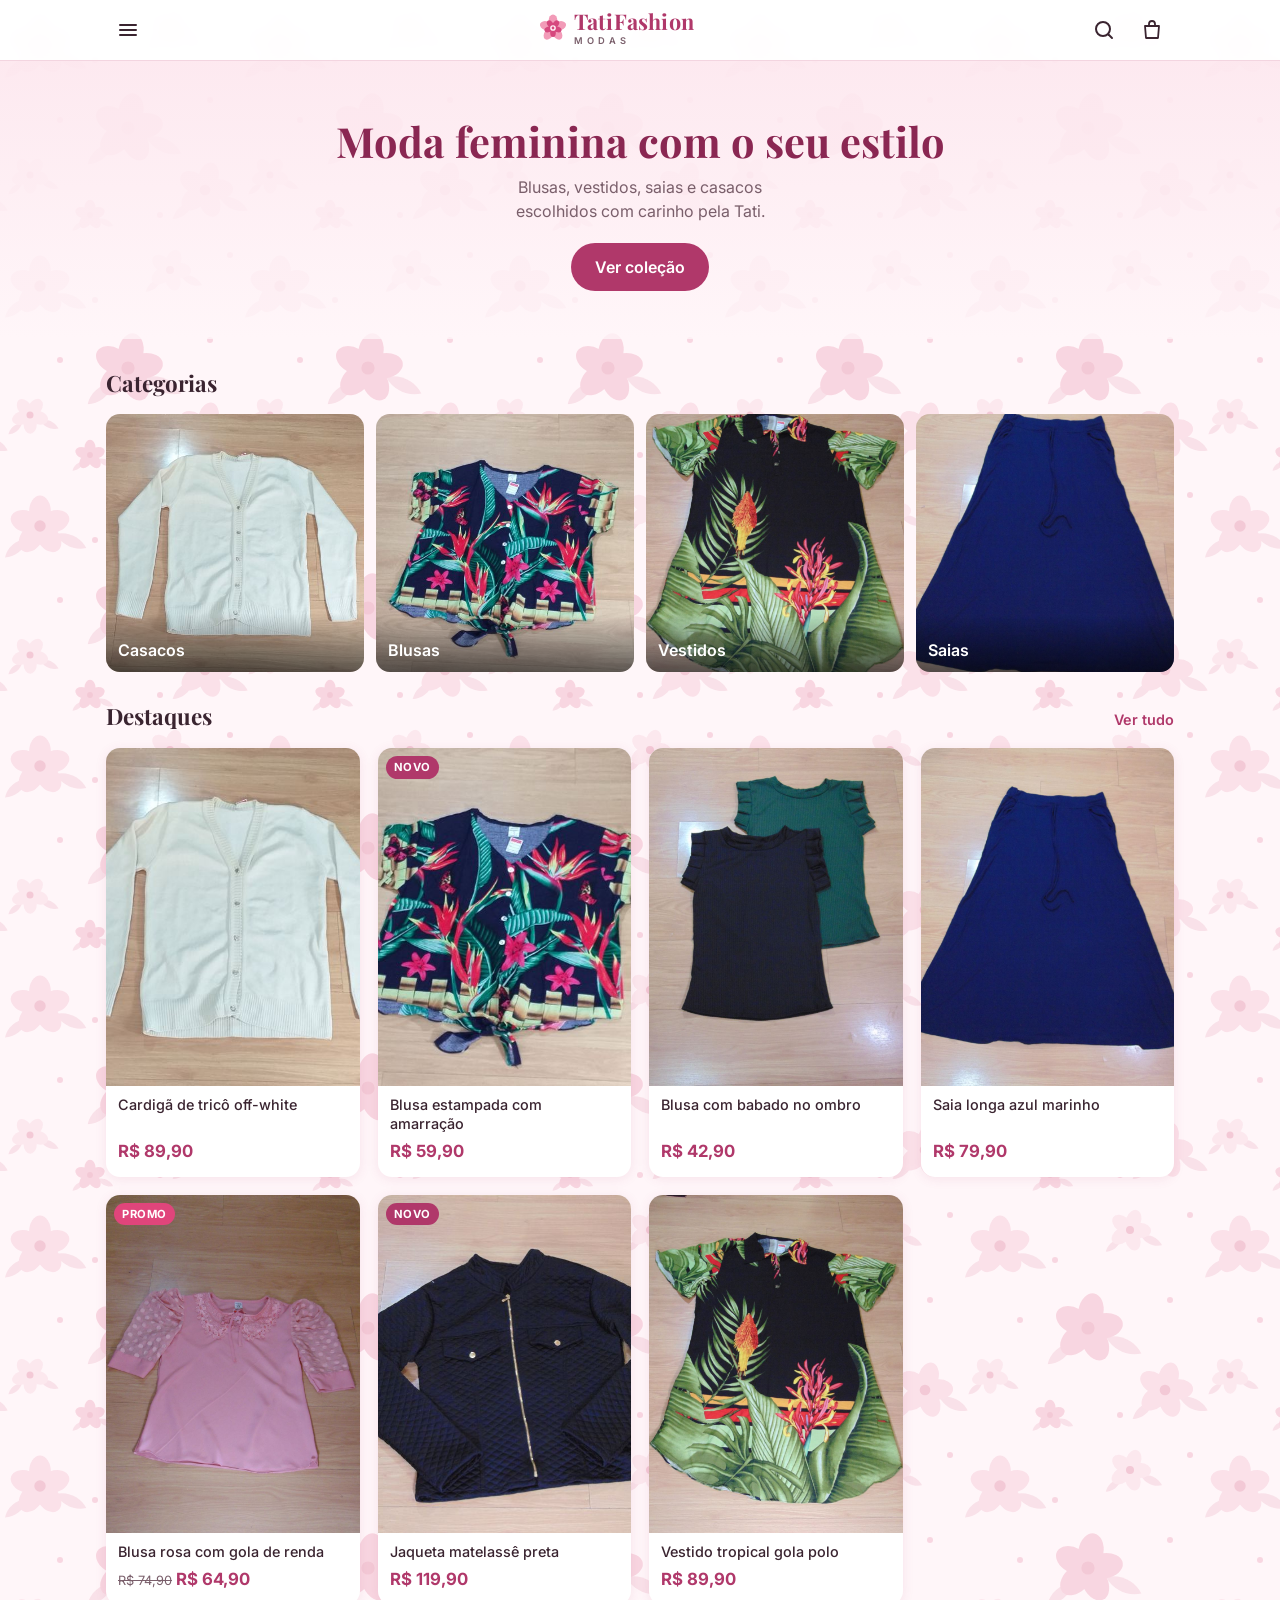
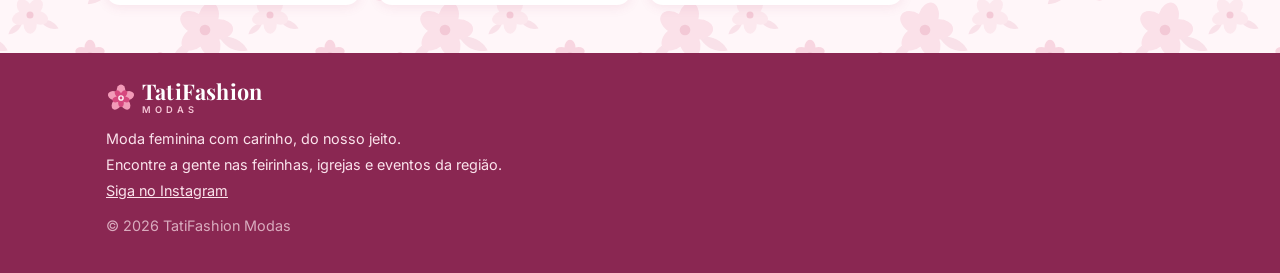
<file: index.html>
<!doctype html>
<html lang="pt-BR">
<head>
  <meta charset="utf-8">
  <meta name="viewport" content="width=device-width, initial-scale=1, viewport-fit=cover">
  <meta name="theme-color" content="#b0386a">
  <link rel="icon" href="img/flor.svg" type="image/svg+xml">
  <link rel="preconnect" href="https://fonts.googleapis.com">
  <link rel="preconnect" href="https://fonts.gstatic.com" crossorigin>
  <link href="https://fonts.googleapis.com/css2?family=Inter:wght@400;500;600;700&family=Playfair+Display:wght@600;700&display=swap" rel="stylesheet">
  <link rel="stylesheet" href="css/style.css">
  <script src="data/produtos.js"></script>
  <script src="js/config.js"></script>
  <script src="js/app.js"></script>
  <title>TatiFashion Modas</title>
  <meta name="description" content="Moda feminina TatiFashion Modas: blusas, vestidos, saias e casacos.">
</head>
<body>
  <div id="topo"></div>
  <main>
    <section class="hero">
      <div class="container">
        <h1>Moda feminina com o seu estilo</h1>
        <p>Blusas, vestidos, saias e casacos escolhidos com carinho pela Tati.</p>
        <a class="botao" href="catalogo.html">Ver coleção</a>
      </div>
    </section>
    <section class="secao">
      <div class="container">
        <div class="secao-topo"><h2>Categorias</h2></div>
        <div class="categorias" id="categorias"></div>
      </div>
    </section>
    <section class="secao" style="padding-top:0">
      <div class="container">
        <div class="secao-topo"><h2>Destaques</h2><a class="ver-tudo" href="catalogo.html">Ver tudo</a></div>
        <div class="grade" id="destaques"></div>
      </div>
    </section>
  </main>
  <div id="rodape"></div>
  <script>
    TF.pronto(() => {
      const { PRODUTOS, categorias, cardProduto, esc } = TF;
      document.getElementById("categorias").innerHTML = categorias().map((c) => {
        const p = PRODUTOS.find((x) => x.categoria === c && x.destaque) || PRODUTOS.find((x) => x.categoria === c);
        return '<a class="categoria-card" href="catalogo.html?categoria=' + encodeURIComponent(c) + '"><img src="' + esc(p.foto) + '" alt="" loading="lazy"><span>' + esc(c) + '</span></a>';
      }).join("");
      document.getElementById("destaques").innerHTML = PRODUTOS.filter((p) => p.destaque).map(cardProduto).join("");
    });
  </script>
</body>
</html>
</file>
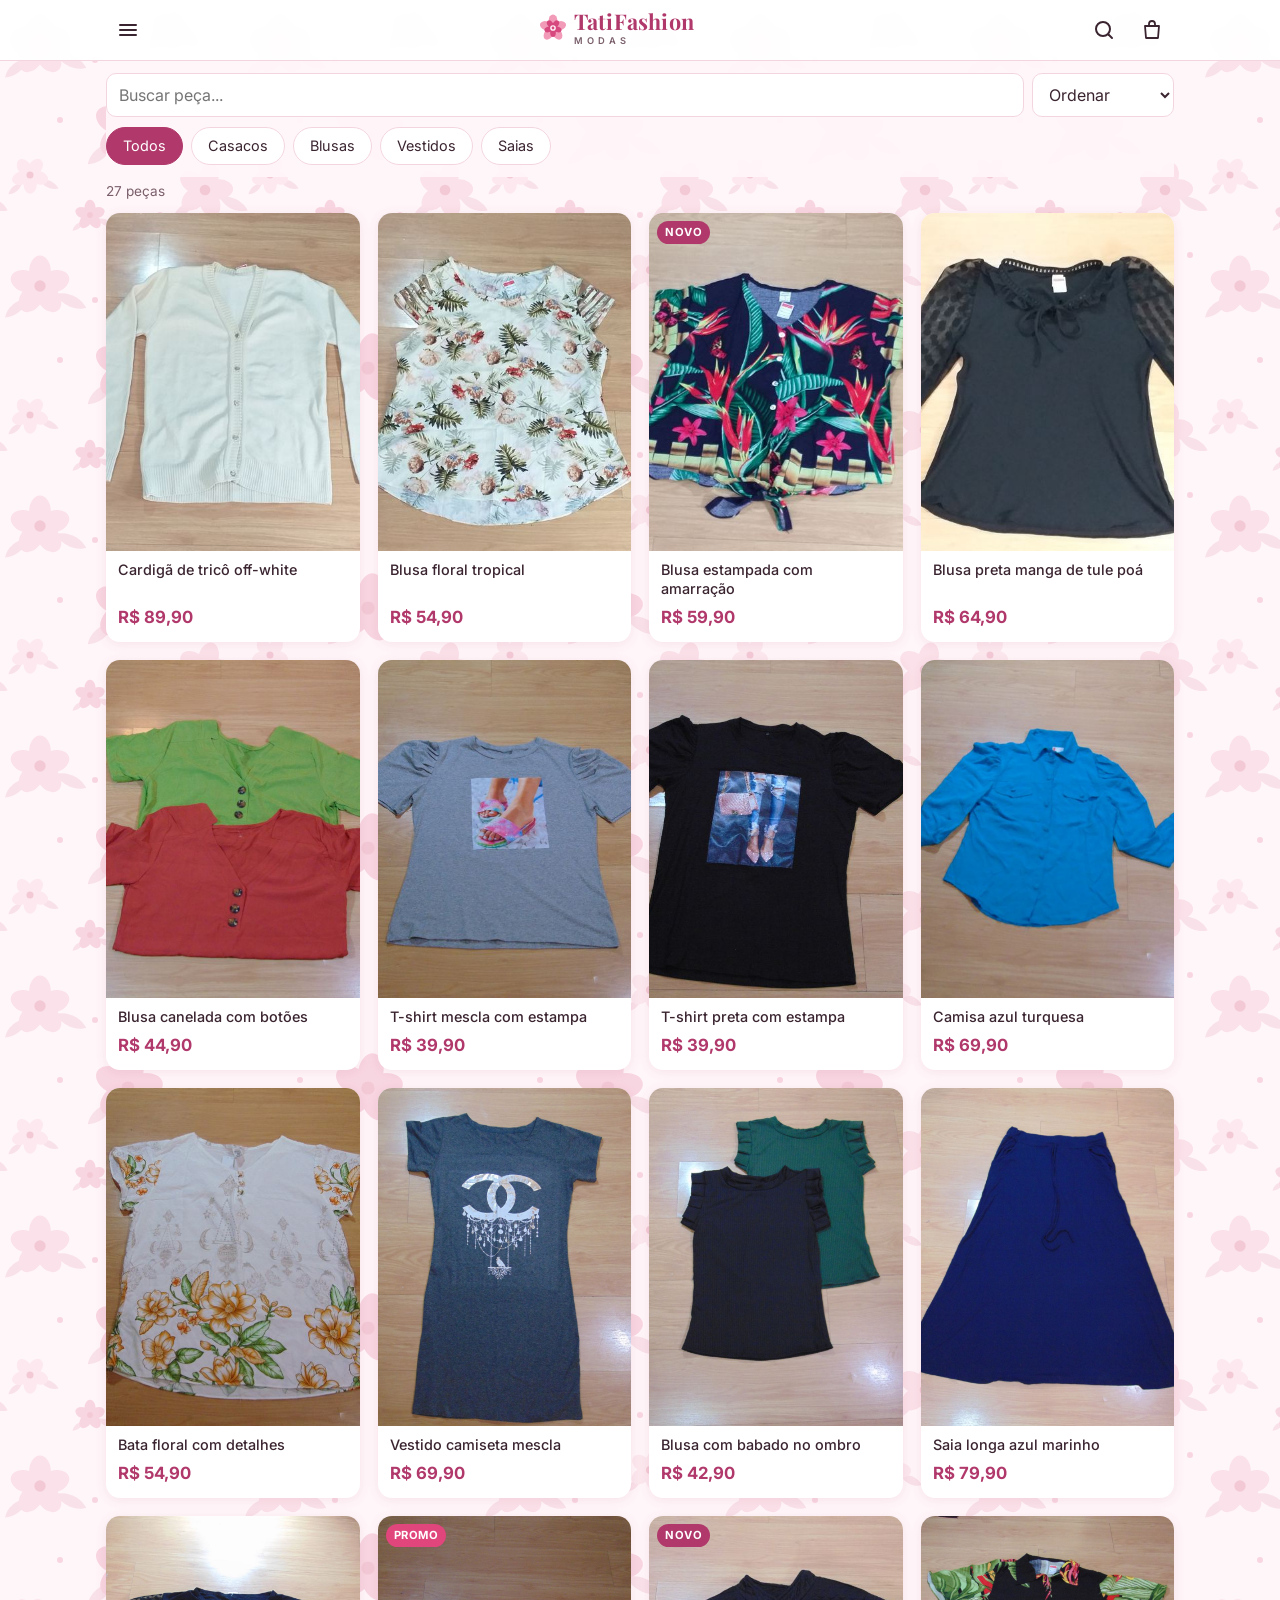
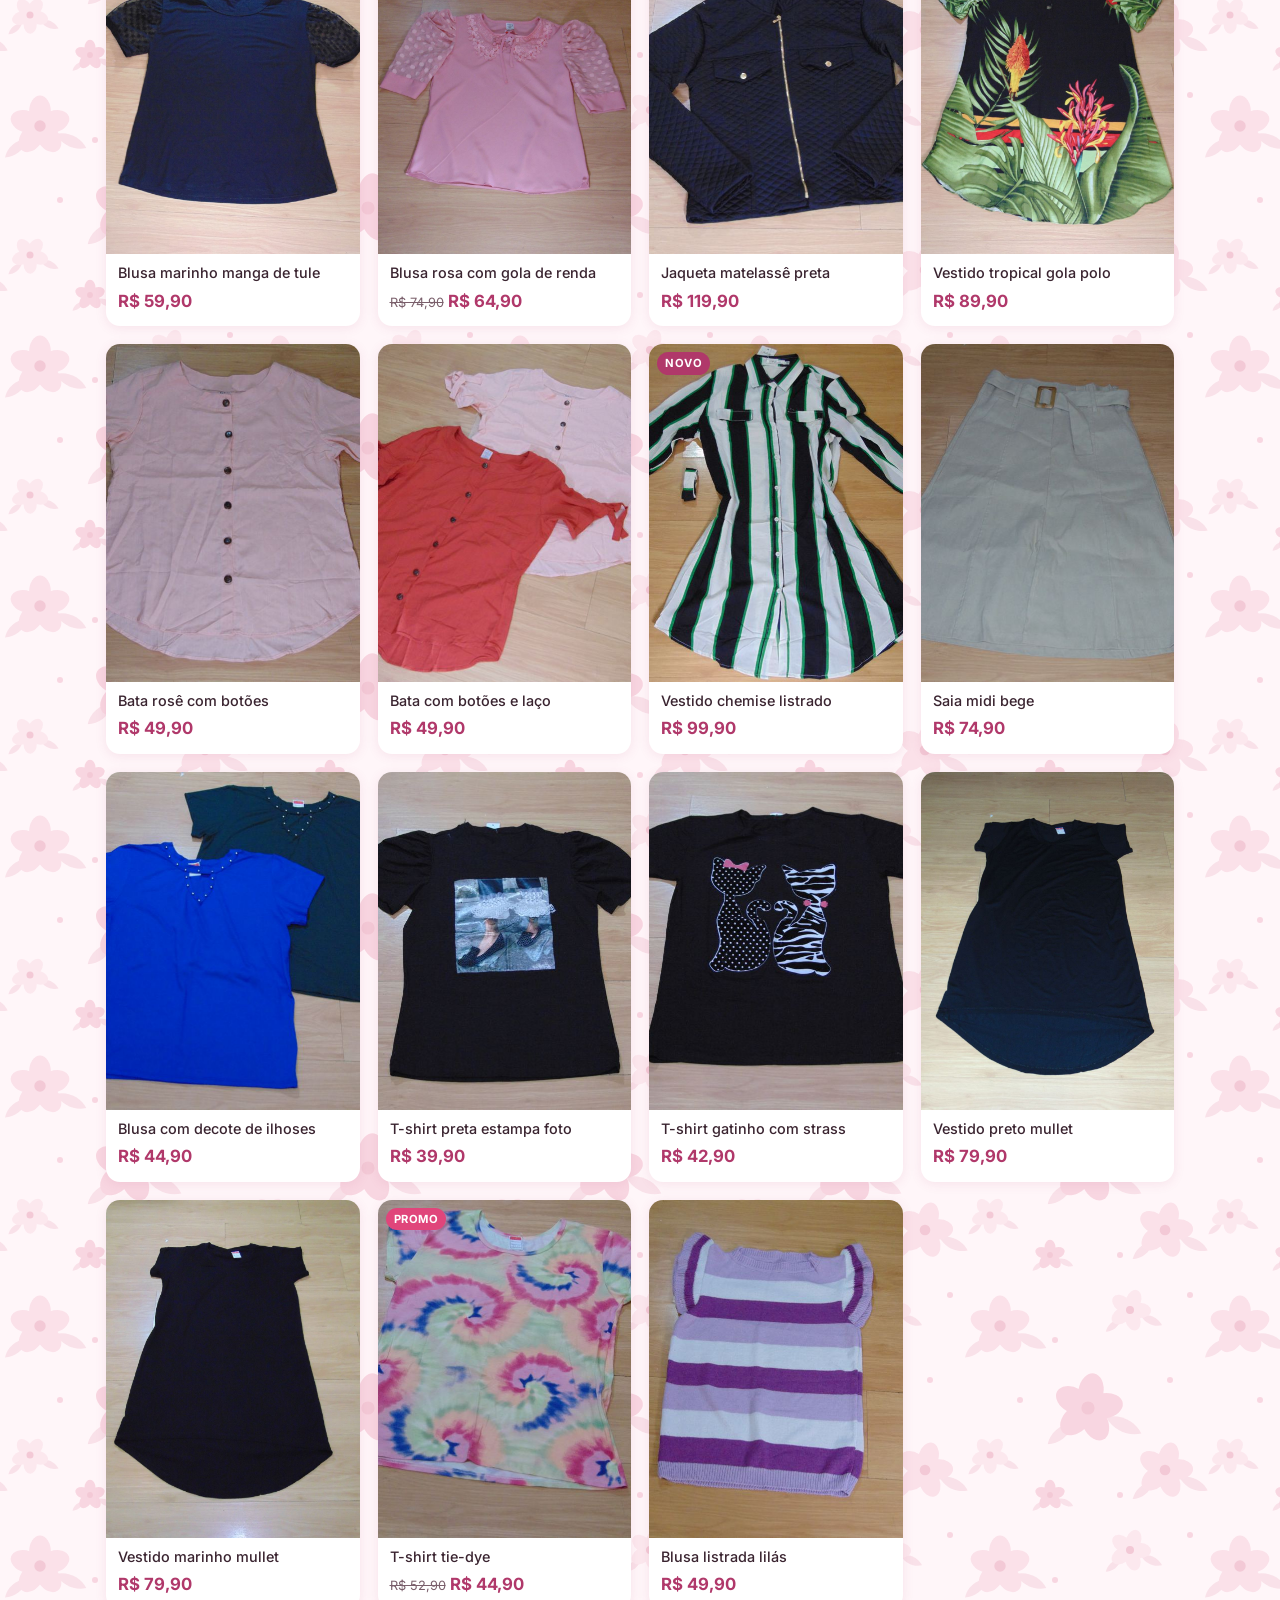
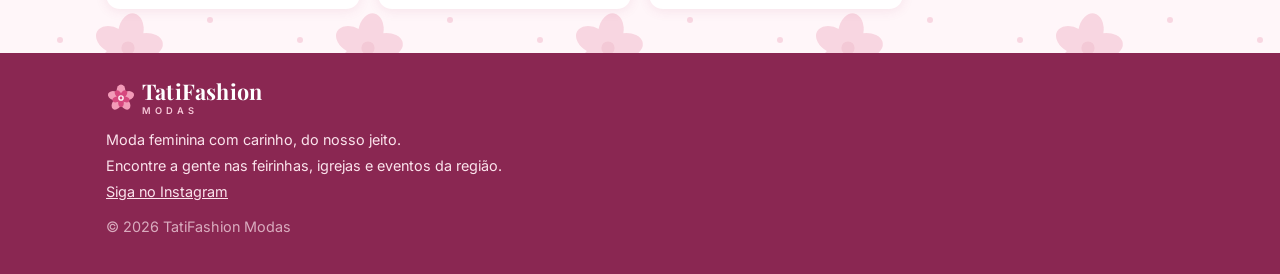
<file: catalogo.html>
<!doctype html>
<html lang="pt-BR">
<head>
  <meta charset="utf-8">
  <meta name="viewport" content="width=device-width, initial-scale=1, viewport-fit=cover">
  <meta name="theme-color" content="#b0386a">
  <link rel="icon" href="img/flor.svg" type="image/svg+xml">
  <link rel="preconnect" href="https://fonts.googleapis.com">
  <link rel="preconnect" href="https://fonts.gstatic.com" crossorigin>
  <link href="https://fonts.googleapis.com/css2?family=Inter:wght@400;500;600;700&family=Playfair+Display:wght@600;700&display=swap" rel="stylesheet">
  <link rel="stylesheet" href="css/style.css">
  <script src="data/produtos.js"></script>
  <script src="js/config.js"></script>
  <script src="js/app.js"></script>
  <title>Catálogo · TatiFashion Modas</title>
</head>
<body>
  <div id="topo"></div>
  <main class="container">
    <div class="filtros">
      <div class="barra-busca">
        <input id="busca" type="search" placeholder="Buscar peça..." aria-label="Buscar peça">
        <select id="ordem" aria-label="Ordenar">
          <option value="">Ordenar</option>
          <option value="menor">Menor preço</option>
          <option value="maior">Maior preço</option>
          <option value="nome">A a Z</option>
        </select>
      </div>
      <div class="chips" id="chips"></div>
    </div>
    <p class="contagem" id="contagem"></p>
    <div class="grade" id="grade"></div>
    <p class="vazio" id="vazio" hidden>Nenhuma peça encontrada.</p>
    <div style="height:24px"></div>
  </main>
  <div id="rodape"></div>
  <script>
    TF.pronto(() => {
      const { PRODUTOS, categorias, cardProduto, esc } = TF;
      const url = new URLSearchParams(location.search);
      let cat = url.get("categoria") || "";
      const busca = document.getElementById("busca"), ordem = document.getElementById("ordem");
      const semAcento = (s) => s.normalize("NFD").replace(/[̀-ͯ]/g, "").toLowerCase();

      function chips() {
        document.getElementById("chips").innerHTML = ["", ...categorias()].map((c) =>
          '<button class="chip' + (c === cat ? " ativo" : "") + '" data-cat="' + esc(c) + '">' + (c ? esc(c) : "Todos") + '</button>').join("");
      }
      function render() {
        const q = semAcento(busca.value.trim());
        let lista = PRODUTOS.filter((p) => (!cat || p.categoria === cat) && (!q || semAcento(p.nome + " " + p.categoria + " " + p.cores.join(" ")).includes(q)));
        if (ordem.value === "menor") lista.sort((a, b) => a.preco - b.preco);
        if (ordem.value === "maior") lista.sort((a, b) => b.preco - a.preco);
        if (ordem.value === "nome") lista.sort((a, b) => a.nome.localeCompare(b.nome, "pt-BR"));
        document.getElementById("grade").innerHTML = lista.map(cardProduto).join("");
        document.getElementById("vazio").hidden = lista.length > 0;
        document.getElementById("contagem").textContent = lista.length + (lista.length === 1 ? " peça" : " peças");
      }
      document.getElementById("chips").addEventListener("click", (e) => {
        const b = e.target.closest(".chip"); if (!b) return;
        cat = b.dataset.cat;
        history.replaceState(null, "", cat ? "?categoria=" + encodeURIComponent(cat) : location.pathname);
        chips(); render();
      });
      busca.addEventListener("input", render);
      ordem.addEventListener("change", render);
      if (location.hash === "#busca") busca.focus();
      chips(); render();
    });
  </script>
</body>
</html>
</file>
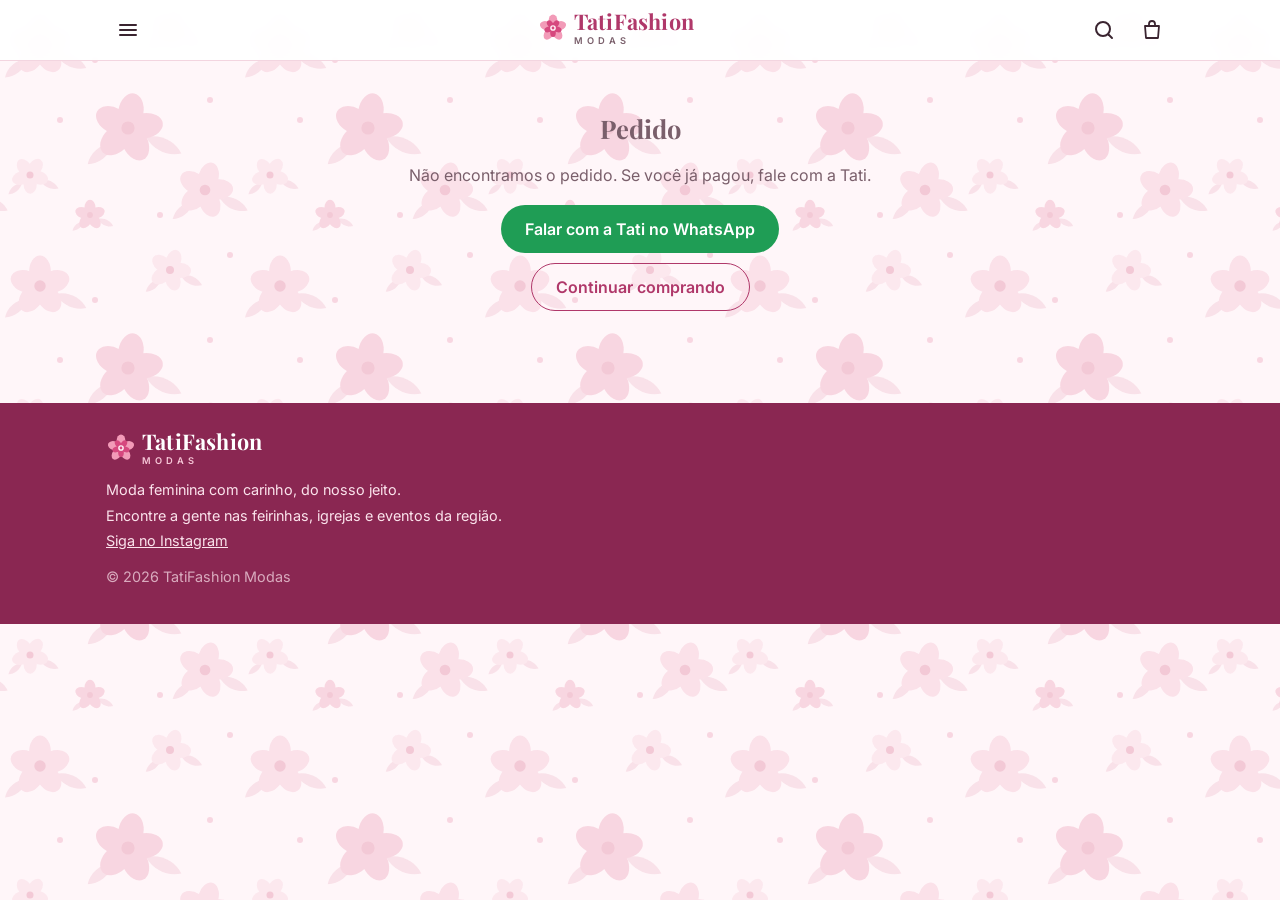
<file: obrigado.html>
<!doctype html>
<html lang="pt-BR">
<head>
  <meta charset="utf-8">
  <meta name="viewport" content="width=device-width, initial-scale=1, viewport-fit=cover">
  <meta name="theme-color" content="#b0386a">
  <link rel="icon" href="img/flor.svg" type="image/svg+xml">
  <link rel="preconnect" href="https://fonts.googleapis.com">
  <link rel="preconnect" href="https://fonts.gstatic.com" crossorigin>
  <link href="https://fonts.googleapis.com/css2?family=Inter:wght@400;500;600;700&family=Playfair+Display:wght@600;700&display=swap" rel="stylesheet">
  <link rel="stylesheet" href="css/style.css">
  <script src="data/produtos.js"></script>
  <script src="js/config.js"></script>
  <script src="js/app.js"></script>
  <title>Pedido recebido · TatiFashion Modas</title>
</head>
<body>
  <div id="topo"></div>
  <main class="container" style="padding-bottom:32px">
    <div class="vazio" id="status" style="padding-top:28px">
      <p>Conferindo o seu pagamento…</p>
    </div>
  </main>
  <div id="rodape"></div>
  <script>
    TF.pronto(() => {
      const { esc, reais, Sacola, lerJSON, LOJA } = TF;
      const SUPA = window.SUPABASE || {};
      const q = new URLSearchParams(location.search);
      const ultimo = lerJSON("tf_ultimo_pedido", {});
      const pedidoId = q.get("pedido") || ultimo.pedido_id;
      const numero = q.get("n") || ultimo.numero;
      const alvo = document.getElementById("status");
      const whats = (txt) => LOJA.whatsapp ? '<a class="botao whats" href="https://wa.me/' + LOJA.whatsapp + '?text=' + encodeURIComponent(txt) + '" target="_blank" rel="noopener">Falar com a Tati no WhatsApp</a>' : "";
      const mostrar = (titulo, texto, extra = "") => {
        alvo.innerHTML = '<h1 class="pagina-titulo">' + esc(titulo) + '</h1><p>' + texto + '</p><div class="acoes" style="display:flex;flex-direction:column;gap:10px;align-items:center;margin-top:18px">' + extra + '<a class="botao secundario" href="catalogo.html">Continuar comprando</a></div>';
      };
      const textos = {
        pago: () => { Sacola.limpar(); mostrar("Pagamento aprovado! 💕", "Obrigada! Seu pedido <b>nº " + esc(numero) + "</b> foi confirmado. A Tati vai separar as peças e te avisar quando enviar.", whats("Oi! Acabei de pagar o pedido nº " + numero + " no site.")); },
        pendente: () => { Sacola.limpar(); mostrar("Pedido nº " + numero + " recebido", "Seu pagamento ainda está sendo processado. Se escolheu PIX ou boleto, pague pelo código do Mercado Pago. Quando o pagamento for confirmado, a Tati vai separar as peças.", whats("Oi! Fiz o pedido nº " + numero + " no site e estou finalizando o pagamento.")); },
        recusado: () => mostrar("Pagamento não aprovado", "O pagamento do pedido nº " + esc(numero) + " não foi aprovado. As peças continuam na sua sacola: você pode tentar de novo com outro cartão ou PIX.", '<a class="botao" href="sacola.html">Voltar para a sacola</a>'),
        cancelado: () => mostrar("Pedido cancelado", "O pedido nº " + esc(numero) + " foi cancelado. Se precisar de ajuda, fale com a Tati.", whats("Oi! Tive um problema com o pedido nº " + numero + "."))
      };
      if (!pedidoId || !SUPA.url) { mostrar("Pedido", "Não encontramos o pedido. Se você já pagou, fale com a Tati.", whats("Oi! Fiz um pedido no site.")); return; }

      let tentativas = 0;
      async function conferir() {
        tentativas++;
        let s = null;
        try {
          const r = await fetch(SUPA.url + "/functions/v1/webhook-mercadopago", {
            method: "POST", headers: { "Content-Type": "application/json", apikey: SUPA.chave },
            body: JSON.stringify({ pedido_id: pedidoId })
          });
          const d = await r.json();
          if (r.ok) s = d.status === "pago" || d.pagamento === "pago" ? "pago" : d.status === "cancelado" ? "cancelado" : d.pagamento === "recusado" ? "recusado" : "pendente";
        } catch {}
        const voltou = q.get("r");
        if (!s) s = voltou === "falha" ? "recusado" : "pendente";
        if (s === "pendente" && voltou === "ok" && tentativas < 6) { setTimeout(conferir, 3000); return; } // aprovação pode levar alguns segundos
        if (s === "recusado" && voltou !== "falha" && tentativas < 3) { setTimeout(conferir, 3000); return; }
        textos[s]();
      }
      conferir();
    });
  </script>
</body>
</html>
</file>
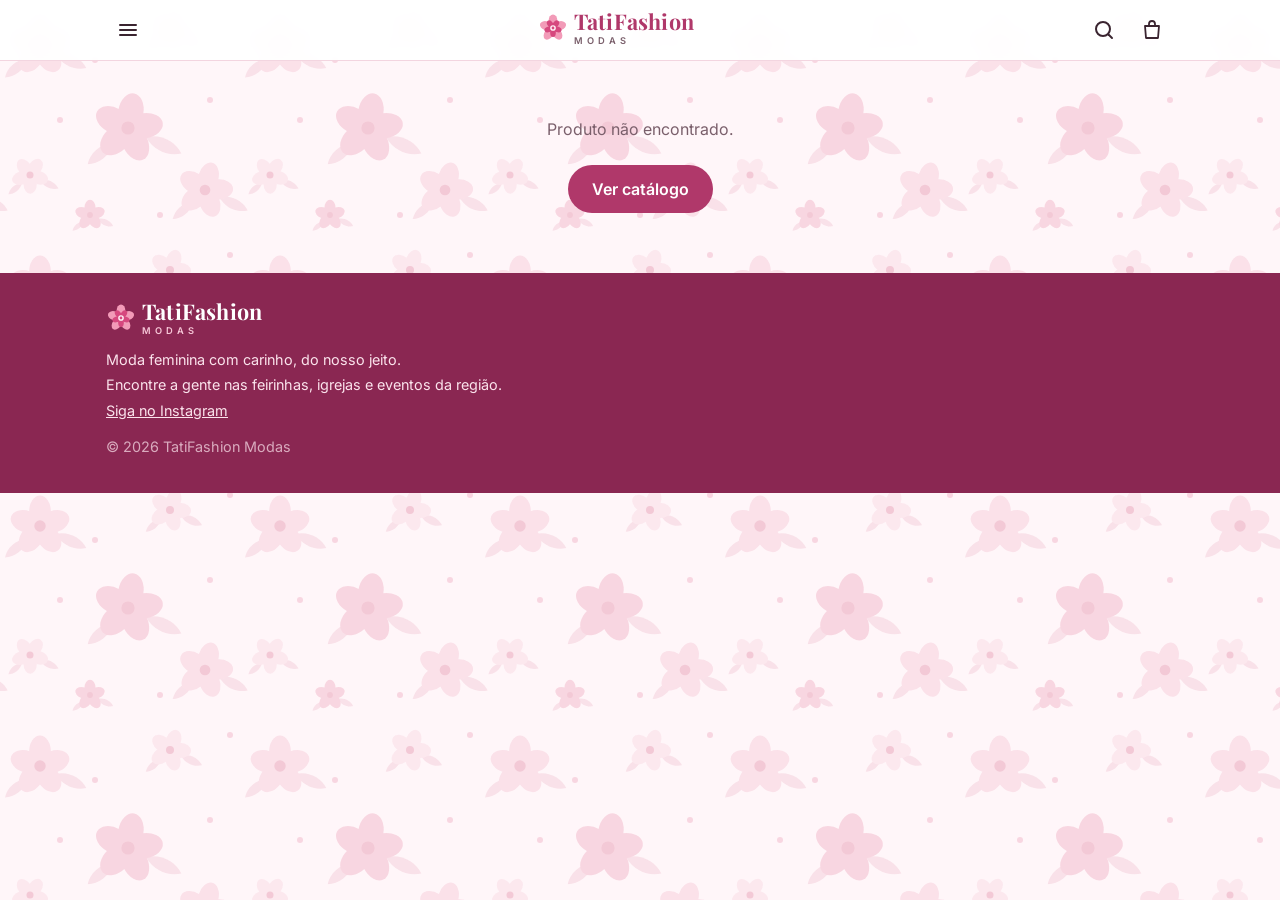
<file: produto.html>
<!doctype html>
<html lang="pt-BR">
<head>
  <meta charset="utf-8">
  <meta name="viewport" content="width=device-width, initial-scale=1, viewport-fit=cover">
  <meta name="theme-color" content="#b0386a">
  <link rel="icon" href="img/flor.svg" type="image/svg+xml">
  <link rel="preconnect" href="https://fonts.googleapis.com">
  <link rel="preconnect" href="https://fonts.gstatic.com" crossorigin>
  <link href="https://fonts.googleapis.com/css2?family=Inter:wght@400;500;600;700&family=Playfair+Display:wght@600;700&display=swap" rel="stylesheet">
  <link rel="stylesheet" href="css/style.css">
  <script src="data/produtos.js"></script>
  <script src="js/config.js"></script>
  <script src="js/app.js"></script>
  <title>Produto · TatiFashion Modas</title>
</head>
<body>
  <div id="topo"></div>
  <main class="container" id="produto"></main>
  <div id="rodape"></div>
  <script>
    TF.pronto(() => {
      const { PRODUTOS, esc, reais, cardProduto, avisar, Sacola, estoque } = TF;
      const id = new URLSearchParams(location.search).get("id");
      const p = PRODUTOS.find((x) => x.id === id);
      const alvo = document.getElementById("produto");
      if (!p) {
        alvo.innerHTML = '<p class="vazio">Produto não encontrado.<br><br><a class="botao" href="catalogo.html">Ver catálogo</a></p>';
        return;
      }
      document.title = p.nome + " · TatiFashion Modas";
      const escolha = { tamanho: p.tamanhos.length === 1 ? p.tamanhos[0] : null, cor: p.cores.length === 1 ? p.cores[0] : null };
      // tamanho (ou cor) sem nenhuma peça em estoque aparece riscado
      const semEstoque = (tipo, v) => tipo === "tamanho" ? p.cores.every((c) => estoque(p, v, c) <= 0) : p.tamanhos.every((t) => estoque(p, t, v) <= 0);
      const botoes = (lista, tipo) => lista.map((v) => '<button class="opcao-btn' + (escolha[tipo] === v ? " ativo" : "") + (semEstoque(tipo, v) ? " esgotado" : "") + '" data-tipo="' + tipo + '" data-valor="' + esc(v) + '">' + esc(v) + '</button>').join("");
      const parcela = window.SUPABASE && window.SUPABASE.url
        ? '<p class="parcelas">PIX, boleto ou cartão em até 6x pelo Mercado Pago</p>'
        : (p.preco >= 60 ? '<p class="parcelas">ou 2x de ' + reais(p.preco / 2) + ' (combinado no WhatsApp)</p>' : '<p class="parcelas">Pagamento combinado pelo WhatsApp</p>');
      const relacionados = PRODUTOS.filter((x) => x.categoria === p.categoria && x.id !== p.id).slice(0, 4);

      alvo.innerHTML =
        '<div class="produto-layout">' +
          '<div class="produto-foto"><img src="' + esc(p.foto) + '"' + (p.fotoReserva ? ' data-reserva="' + esc(p.fotoReserva) + '"' : '') + ' alt="' + esc(p.nome) + '"></div>' +
          '<div class="produto-detalhes">' +
            '<div class="migalha"><a href="catalogo.html">Catálogo</a> / <a href="catalogo.html?categoria=' + encodeURIComponent(p.categoria) + '">' + esc(p.categoria) + '</a></div>' +
            '<h1>' + esc(p.nome) + '</h1>' +
            '<div class="preco">' + (p.precoAntigo ? '<s>' + reais(p.precoAntigo) + '</s>' : '') + reais(p.preco) + '</div>' + parcela +
            '<div class="opcao"><div class="opcao-titulo">Tamanho</div><div class="opcoes" id="op-tamanho">' + botoes(p.tamanhos, "tamanho") + '</div></div>' +
            '<div class="opcao"><div class="opcao-titulo">Cor</div><div class="opcoes" id="op-cor">' + botoes(p.cores, "cor") + '</div></div>' +
            '<p class="descricao">' + esc(p.descricao) + '</p>' +
            '<div class="barra-compra"><div class="container"><button class="botao largo" id="comprar"' + (p.esgotado ? ' disabled' : '') + '>' + (p.esgotado ? 'Esgotado' : 'Adicionar à sacola') + '</button></div></div>' +
            '<div class="aviso" id="aviso"></div>' +
          '</div>' +
        '</div>' +
        (relacionados.length ? '<section class="secao"><div class="secao-topo"><h2>Você também pode gostar</h2></div><div class="grade">' + relacionados.map(cardProduto).join("") + '</div></section>' : '');

      alvo.addEventListener("click", (e) => {
        const b = e.target.closest(".opcao-btn"); if (!b) return;
        escolha[b.dataset.tipo] = b.dataset.valor;
        b.parentElement.querySelectorAll(".opcao-btn").forEach((x) => x.classList.toggle("ativo", x === b));
        const qtd = escolha.tamanho && escolha.cor ? estoque(p, escolha.tamanho, escolha.cor) : Infinity;
        document.getElementById("aviso").textContent = qtd <= 0 ? "Essa combinação de tamanho e cor está esgotada." : qtd <= 2 ? "Últimas peças!" : "";
      });
      document.getElementById("comprar").addEventListener("click", () => {
        if (!escolha.tamanho || !escolha.cor) {
          document.getElementById("aviso").textContent = "Escolha " + (!escolha.tamanho ? "o tamanho" : "a cor") + " antes de continuar.";
          return;
        }
        const qtd = estoque(p, escolha.tamanho, escolha.cor);
        const naSacola = Sacola.itens().filter((i) => i.id === p.id && i.tamanho === escolha.tamanho && i.cor === escolha.cor).reduce((s, i) => s + i.qtd, 0);
        if (qtd <= naSacola) {
          document.getElementById("aviso").textContent = qtd <= 0 ? "Essa combinação de tamanho e cor está esgotada." : "Você já tem todas as peças disponíveis dessa combinação na sacola.";
          return;
        }
        Sacola.adicionar(p.id, escolha.tamanho, escolha.cor);
        avisar("Adicionado à sacola!", { href: "sacola.html", texto: "Ver sacola" });
      });
    });
  </script>
</body>
</html>
</file>
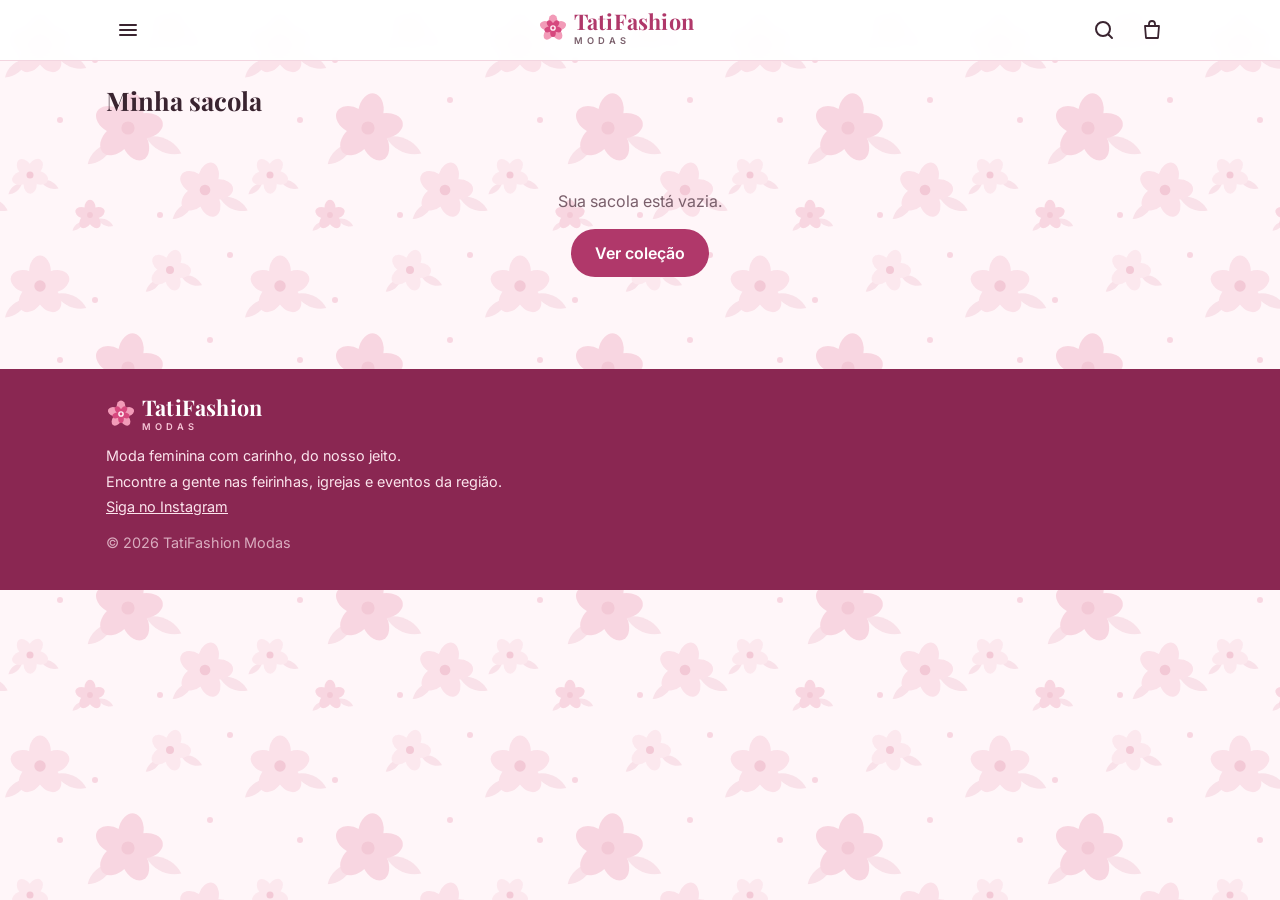
<file: sacola.html>
<!doctype html>
<html lang="pt-BR">
<head>
  <meta charset="utf-8">
  <meta name="viewport" content="width=device-width, initial-scale=1, viewport-fit=cover">
  <meta name="theme-color" content="#b0386a">
  <link rel="icon" href="img/flor.svg" type="image/svg+xml">
  <link rel="preconnect" href="https://fonts.googleapis.com">
  <link rel="preconnect" href="https://fonts.gstatic.com" crossorigin>
  <link href="https://fonts.googleapis.com/css2?family=Inter:wght@400;500;600;700&family=Playfair+Display:wght@600;700&display=swap" rel="stylesheet">
  <link rel="stylesheet" href="css/style.css">
  <script src="data/produtos.js"></script>
  <script src="js/config.js"></script>
  <script src="js/app.js"></script>
  <title>Minha sacola · TatiFashion Modas</title>
</head>
<body>
  <div id="topo"></div>
  <main class="container" style="padding-bottom:32px">
    <h1 class="pagina-titulo">Minha sacola</h1>
    <div id="conteudo"></div>
  </main>
  <div id="rodape"></div>
  <script>
    TF.pronto(() => {
      const { LOJA, esc, reais, Sacola, lerJSON, gravarJSON } = TF;
      const SUPA = window.SUPABASE || {};
      const alvo = document.getElementById("conteudo");
      const ICONE_WHATS = '<svg viewBox="0 0 24 24" fill="currentColor" aria-hidden="true"><path d="M12 2a10 10 0 0 0-8.6 15.1L2 22l5-1.3A10 10 0 1 0 12 2zm0 18.2a8.2 8.2 0 0 1-4.2-1.2l-.3-.2-3 .8.8-2.9-.2-.3A8.2 8.2 0 1 1 12 20.2zm4.5-6.1c-.2-.1-1.5-.7-1.7-.8-.2-.1-.4-.1-.6.1l-.8 1c-.1.2-.3.2-.5.1a6.7 6.7 0 0 1-3.3-2.9c-.3-.4.2-.4.7-1.3.1-.2 0-.3 0-.4l-.8-1.8c-.2-.5-.4-.4-.6-.4h-.5a1 1 0 0 0-.7.3 3 3 0 0 0-.9 2.2 5.2 5.2 0 0 0 1.1 2.7 11.8 11.8 0 0 0 4.5 4c1.7.7 2.3.8 3.2.6.5-.1 1.5-.6 1.7-1.2.2-.6.2-1.1.2-1.2-.1-.1-.3-.2-.5-.3z"/></svg>';
      const CORREIOS = "Receber pelos Correios";
      const ENTREGAS = [CORREIOS, "Retirar com a Tati", "Pegar na feirinha / igreja"];
      const CAMPOS = ["nome", "telefone", "email", "local", "obs", "cep", "rua", "numero", "complemento", "bairro", "cidade", "uf"];
      const dados = lerJSON("tf_comprador", {});
      if (!ENTREGAS.includes(dados.entrega)) dados.entrega = CORREIOS;
      // frete: { cep, assinatura, estado: "calculando" | "ok" | "erro", opcoes, escolhido, msg }
      let frete = { estado: null };
      let enviado = false;
      let numeroPedido = null;
      const CODIGO_ENTREGA = { [CORREIOS]: "correios", "Retirar com a Tati": "retirada", "Pegar na feirinha / igreja": "feirinha" };

      const soDigitos = (s) => String(s || "").replace(/\D/g, "");
      const assinatura = () => Sacola.itens().map((i) => i.id + ":" + i.qtd).join("|");
      const prazoTxt = (o) => o.prazo ? " · " + o.prazo + (o.prazo === 1 ? " dia útil" : " dias úteis") : "";
      const freteEscolhido = () => dados.entrega === CORREIOS && frete.estado === "ok" ? frete.opcoes.find((o) => o.servico === frete.escolhido) : null;
      const totalGeral = () => Sacola.total() + (freteEscolhido() ? freteEscolhido().valor : 0);

      function montarMensagem() {
        const itens = Sacola.itens();
        const linhas = ["Olá! Gostaria de fazer este pedido pelo site da *TatiFashion Modas*" + (numeroPedido ? " (pedido nº " + numeroPedido + ")" : "") + ":", ""];
        itens.forEach((i, n) => {
          const p = Sacola.produto(i.id);
          linhas.push((n + 1) + ") *" + p.nome + "*");
          linhas.push("   Tamanho: " + i.tamanho + " | Cor: " + i.cor);
          linhas.push("   " + i.qtd + " x " + reais(p.preco) + " = " + reais(i.qtd * p.preco));
          if (/^https?:/.test(location.protocol)) linhas.push("   " + new URL("produto.html?id=" + encodeURIComponent(p.id), location.href).href);
        });
        linhas.push("", "*Peças:* " + reais(Sacola.total()) + " (" + Sacola.quantidade() + (Sacola.quantidade() === 1 ? " peça)" : " peças)"));
        const f = freteEscolhido();
        if (dados.entrega === CORREIOS) {
          linhas.push("*Frete:* " + (f ? f.servico + (f.prazo ? " (" + f.prazo + (f.prazo === 1 ? " dia útil)" : " dias úteis)") : "") + ": " + (f.valor ? reais(f.valor) : "grátis") : "a combinar"));
        }
        linhas.push("*Total: " + reais(totalGeral()) + "*" + (dados.entrega === CORREIOS && !f ? " + frete" : ""), "");
        linhas.push("*Nome:* " + dados.nome);
        if (dados.telefone) linhas.push("*Telefone:* " + dados.telefone);
        linhas.push("*Entrega:* " + dados.entrega);
        if (dados.entrega === CORREIOS) {
          linhas.push("*Endereço:* " + dados.rua + ", " + dados.numero + (dados.complemento ? " - " + dados.complemento : ""));
          linhas.push("   " + dados.bairro + " - " + dados.cidade + "/" + dados.uf + " - CEP " + dados.cep);
        } else if (dados.local) {
          linhas.push("*Bairro/Cidade:* " + dados.local);
        }
        if (dados.obs) linhas.push("*Observação:* " + dados.obs);
        return linhas.join("\n");
      }

      const campo = (id, rotulo, extra = "") =>
        '<div class="campo" id="campo-' + id + '"><label for="' + id + '">' + rotulo + '</label><input id="' + id + '" value="' + esc(dados[id] || "") + '" ' + extra + '><div class="msg-erro" id="erro-' + id + '"></div></div>';

      function blocoFrete() {
        if (frete.estado === "calculando") return '<p class="nota" style="text-align:left">Calculando o frete…</p>';
        if (frete.estado === "erro") return '<p class="nota" style="text-align:left">' + esc(frete.msg) + '</p>';
        if (frete.estado !== "ok") return "";
        const opcoes = frete.opcoes.filter((o) => o.servico !== "Retirada");
        return '<div class="campo"><label>Frete</label><div class="radios">' + opcoes.map((o) =>
          '<label class="radio"><input type="radio" name="frete" value="' + esc(o.servico) + '"' + (o.servico === frete.escolhido ? " checked" : "") + '> ' +
          '<span style="flex:1">' + esc(o.servico) + '<small style="color:var(--texto-suave)">' + esc([o.prazo ? o.prazo + (o.prazo === 1 ? " dia útil" : " dias úteis") : "", o.nota || ""].filter(Boolean).join(" · ")) + '</small></span><b>' + (o.valor ? reais(o.valor) : "Grátis") + '</b></label>').join("") +
          '</div></div>';
      }

      function blocoEndereco() {
        if (dados.entrega !== CORREIOS) return campo("local", "Bairro / cidade", 'autocomplete="address-level2"');
        return '<div class="grade-campos">' +
          campo("cep", "CEP *", 'inputmode="numeric" autocomplete="postal-code" maxlength="9" placeholder="00000-000"') +
          '<div id="frete">' + blocoFrete() + '</div>' +
          campo("rua", "Rua *", 'autocomplete="address-line1"') +
          '<div class="duas-colunas">' + campo("numero", "Número *", 'inputmode="numeric"') + campo("complemento", "Complemento") + '</div>' +
          campo("bairro", "Bairro *") +
          '<div class="duas-colunas">' + campo("cidade", "Cidade *", 'autocomplete="address-level2"') + campo("uf", "UF *", 'maxlength="2" autocomplete="address-level1"') + '</div>' +
        '</div>';
      }

      function blocoResumo() {
        const f = freteEscolhido();
        return '<div class="resumo-linha"><span>Peças (' + Sacola.quantidade() + ')</span><span>' + reais(Sacola.total()) + '</span></div>' +
          (dados.entrega === CORREIOS ? '<div class="resumo-linha"><span>Frete</span><span>' + (f ? (f.valor ? reais(f.valor) : "Grátis") : "—") + '</span></div>' : "") +
          '<div class="resumo-linha resumo-total"><span>Total</span><span>' + reais(totalGeral()) + '</span></div>';
      }

      function render() {
        const itens = Sacola.itens();
        if (!itens.length) {
          alvo.innerHTML = '<div class="vazio"><p>Sua sacola está vazia.</p><a class="botao" href="catalogo.html">Ver coleção</a></div>';
          return;
        }
        const lista = itens.map((i, n) => {
          const p = Sacola.produto(i.id);
          return '<div class="item">' +
            '<a href="produto.html?id=' + encodeURIComponent(p.id) + '"><img src="' + esc(p.foto) + '"' + (p.fotoReserva ? ' data-reserva="' + esc(p.fotoReserva) + '"' : '') + ' alt="' + esc(p.nome) + '"></a>' +
            '<div class="item-info">' +
              '<span class="item-nome">' + esc(p.nome) + '</span>' +
              '<span class="item-var">Tam. ' + esc(i.tamanho) + ' · ' + esc(i.cor) + '</span>' +
              '<span class="preco" style="font-size:.95rem;padding:2px 0 6px">' + reais(p.preco * i.qtd) + '</span>' +
              '<div class="item-rodape">' +
                '<div class="qtd"><button data-acao="menos" data-i="' + n + '" aria-label="Diminuir">−</button><span>' + i.qtd + '</span><button data-acao="mais" data-i="' + n + '" aria-label="Aumentar">+</button></div>' +
                '<button class="remover" data-acao="remover" data-i="' + n + '">Remover</button>' +
              '</div>' +
            '</div>' +
          '</div>';
        }).join("");
        const radio = (v) => '<label class="radio"><input type="radio" name="entrega" value="' + v + '"' + (v === dados.entrega ? " checked" : "") + '> ' + v + '</label>';

        alvo.innerHTML =
          '<div class="sacola-layout">' +
            '<div><div class="itens">' + lista + '</div>' +
            '<p style="margin:14px 0 0"><a class="ver-tudo" href="catalogo.html">+ Continuar comprando</a></p></div>' +
            '<div class="resumo">' +
              '<div id="resumo">' + blocoResumo() + '</div>' +
              '<p class="nota" style="text-align:left;margin:4px 0 0">Pague no site com PIX, cartão (até 6x) ou boleto, ou combine com a vendedora pelo WhatsApp.</p>' +
              '<form class="form" id="form" novalidate>' +
                campo("nome", "Seu nome *", 'autocomplete="name"') +
                campo("telefone", "WhatsApp / telefone *", 'type="tel" inputmode="tel" autocomplete="tel" placeholder="(21) 99999-9999"') +
                campo("email", "E-mail (para o comprovante)", 'type="email" inputmode="email" autocomplete="email"') +
                '<div class="campo"><label>Como prefere receber?</label><div class="radios">' + ENTREGAS.map(radio).join("") + '</div></div>' +
                '<div id="endereco">' + blocoEndereco() + '</div>' +
                '<div class="campo"><label for="obs">Observação</label><textarea id="obs" placeholder="Ex.: prefiro pagar no Pix">' + esc(dados.obs || "") + '</textarea></div>' +
                (SUPA.url ? '<button class="botao largo" type="submit" data-canal="site" id="pagar">Pagar agora</button>' +
                '<p class="nota" style="margin-top:-6px">Você vai para a página segura do Mercado Pago.</p>' : '') +
                '<button class="botao whats largo' + (SUPA.url ? ' secundario-whats' : '') + '" type="submit" data-canal="whatsapp">' + ICONE_WHATS + ' Enviar pedido pelo WhatsApp</button>' +
                '<p class="nota">O WhatsApp vai abrir com a mensagem pronta. É só tocar em enviar.</p>' +
              '</form>' +
              (enviado ? '<div class="enviado"><p>Conseguiu enviar o pedido?</p><div class="acoes"><button class="botao" id="limpar">Sim, esvaziar sacola</button><button class="botao secundario" id="manter">Ainda não</button></div></div>' : '') +
            '</div>' +
          '</div>';
        if (dados.entrega === CORREIOS) verificarFrete();
      }

      const atualizarFrete = () => {
        const el = document.getElementById("frete"); if (el) el.innerHTML = blocoFrete();
        const r = document.getElementById("resumo"); if (r) r.innerHTML = blocoResumo();
      };

      function guardarCampos() {
        const f = document.getElementById("form");
        if (!f) return;
        CAMPOS.forEach((c) => { const el = f.querySelector("#" + c); if (el) dados[c] = el.value.trim(); });
        if (dados.uf) dados.uf = dados.uf.toUpperCase();
        dados.entrega = (f.querySelector("input[name=entrega]:checked") || {}).value || dados.entrega;
        const salvar = {}; ["nome", "telefone", "email", "local", "entrega", "cep", "rua", "numero", "complemento", "bairro", "cidade", "uf"].forEach((c) => (salvar[c] = dados[c]));
        gravarJSON("tf_comprador", salvar);
      }

      async function buscarEndereco(cep) {
        try {
          const r = await fetch("https://viacep.com.br/ws/" + cep + "/json/");
          const e = await r.json();
          if (e.erro) return false;
          const preencher = { rua: e.logradouro, bairro: e.bairro, cidade: e.localidade, uf: e.uf };
          Object.entries(preencher).forEach(([k, v]) => {
            const el = document.getElementById(k);
            if (el && v && !el.value.trim()) { el.value = v; dados[k] = v; }
          });
          guardarCampos();
          return true;
        } catch { return true; } // sem internet para o ViaCEP: deixa a cliente digitar
      }

      async function calcularFrete(cep) {
        const sig = assinatura();
        frete = { estado: "calculando", cep, sig };
        atualizarFrete();
        const anterior = lerJSON("tf_frete_escolhido", null);
        try {
          if (!SUPA.url) throw new Error("sem banco");
          const r = await fetch(SUPA.url + "/functions/v1/calcular-frete", {
            method: "POST",
            headers: { "Content-Type": "application/json", apikey: SUPA.chave },
            body: JSON.stringify({ cep, itens: Sacola.itens().map((i) => ({ id: i.id, qtd: i.qtd })) })
          });
          const d = await r.json().catch(() => ({}));
          if (frete.sig !== sig || frete.cep !== cep) return; // sacola ou CEP mudou no meio
          if (!r.ok || !d.opcoes) throw new Error(d.erro || "erro " + r.status);
          const correios = d.opcoes.filter((o) => o.servico !== "Retirada");
          if (!correios.length) throw new Error("sem opções");
          const escolhido = correios.some((o) => o.servico === anterior) ? anterior : correios[0].servico;
          frete = { estado: "ok", cep, sig, opcoes: d.opcoes, escolhido };
        } catch (e) {
          if (frete.sig !== sig || frete.cep !== cep) return;
          frete = { estado: "erro", cep, sig, msg: "Não conseguimos calcular o frete agora. Pode enviar o pedido: a Tati informa o valor pelo WhatsApp." };
        }
        atualizarFrete();
      }

      async function verificarFrete() {
        const cep = soDigitos(dados.cep);
        if (cep.length !== 8) { if (frete.estado) { frete = { estado: null }; atualizarFrete(); } return; }
        if (frete.cep === cep && frete.sig === assinatura() && frete.estado !== "erro") { atualizarFrete(); return; }
        const valido = await buscarEndereco(cep);
        if (!valido) {
          frete = { estado: "erro", cep, sig: assinatura(), msg: "CEP não encontrado. Confira os números." };
          atualizarFrete();
          return;
        }
        calcularFrete(cep);
      }

      alvo.addEventListener("click", (e) => {
        const b = e.target.closest("[data-acao]");
        if (b) {
          const n = Number(b.dataset.i), item = Sacola.itens()[n];
          const p = Sacola.produto(item.id);
          if (b.dataset.acao === "mais") {
            if (TF.estoque(p, item.tamanho, item.cor) <= item.qtd) { TF.avisar("Não há mais peças dessa combinação em estoque."); return; }
            Sacola.alterar(n, item.qtd + 1);
          }
          if (b.dataset.acao === "menos") Sacola.alterar(n, item.qtd - 1);
          if (b.dataset.acao === "remover") Sacola.alterar(n, 0);
          guardarCampos(); render();
          return;
        }
        if (e.target.id === "limpar") { Sacola.limpar(); enviado = false; frete = { estado: null }; render(); TF.avisar("Obrigada pela compra! 💕"); }
        if (e.target.id === "manter") { enviado = false; guardarCampos(); render(); }
      });

      alvo.addEventListener("change", (e) => {
        if (e.target.name === "entrega") {
          guardarCampos();
          document.getElementById("endereco").innerHTML = blocoEndereco();
          document.getElementById("resumo").innerHTML = blocoResumo();
          if (dados.entrega === CORREIOS) verificarFrete();
        }
        if (e.target.name === "frete") {
          frete.escolhido = e.target.value;
          gravarJSON("tf_frete_escolhido", frete.escolhido);
          document.getElementById("resumo").innerHTML = blocoResumo();
        }
      });

      alvo.addEventListener("input", (e) => {
        if (e.target.id !== "cep") return;
        const d = soDigitos(e.target.value).slice(0, 8);
        e.target.value = d.length > 5 ? d.slice(0, 5) + "-" + d.slice(5) : d;
        dados.cep = e.target.value;
        document.getElementById("campo-cep").classList.remove("erro");
        document.getElementById("erro-cep").textContent = "";
        if (d.length === 8) { guardarCampos(); verificarFrete(); }
      });

      function erro(id, msg) {
        document.getElementById("campo-" + id).classList.add("erro");
        document.getElementById("erro-" + id).textContent = msg;
        return id;
      }

      const corpoPedido = (canal) => ({
        canal,
        entrega: CODIGO_ENTREGA[dados.entrega],
        frete_servico: freteEscolhido() ? freteEscolhido().servico : null,
        cliente: { nome: dados.nome, telefone: dados.telefone, email: dados.email, observacao: dados.obs },
        endereco: dados.entrega === CORREIOS ? { cep: dados.cep, rua: dados.rua, numero: dados.numero, complemento: dados.complemento, bairro: dados.bairro, cidade: dados.cidade, uf: dados.uf } : {},
        itens: Sacola.itens().map((i) => ({ id: i.id, tamanho: i.tamanho, cor: i.cor, qtd: i.qtd }))
      });
      async function enviarPedido(canal, ms) {
        const ctrl = new AbortController();
        const t = setTimeout(() => ctrl.abort(), ms);
        try {
          const r = await fetch(SUPA.url + "/functions/v1/criar-pedido", {
            method: "POST", signal: ctrl.signal,
            headers: { "Content-Type": "application/json", apikey: SUPA.chave },
            body: JSON.stringify(corpoPedido(canal))
          });
          const d = await r.json().catch(() => ({}));
          if (!r.ok) throw new Error(d.erro || "Erro " + r.status);
          return d;
        } finally { clearTimeout(t); }
      }

      alvo.addEventListener("submit", async (e) => {
        e.preventDefault();
        const canal = (e.submitter && e.submitter.dataset.canal) || "whatsapp";
        guardarCampos();
        alvo.querySelectorAll(".campo.erro").forEach((c) => c.classList.remove("erro"));
        alvo.querySelectorAll(".msg-erro").forEach((c) => (c.textContent = ""));
        const faltando = [];
        if (!dados.nome) faltando.push(erro("nome", "Informe seu nome para a vendedora saber quem é."));
        if (canal === "site" && soDigitos(dados.telefone).length < 10) faltando.push(erro("telefone", "Informe o telefone com DDD."));
        if (dados.email && !/^[^@\s]+@[^@\s]+\.[^@\s]+$/.test(dados.email)) faltando.push(erro("email", "Confira o e-mail."));
        if (dados.entrega === CORREIOS) {
          if (soDigitos(dados.cep).length !== 8) faltando.push(erro("cep", "Informe o CEP com 8 números."));
          if (!dados.rua) faltando.push(erro("rua", "Informe a rua."));
          if (!dados.numero) faltando.push(erro("numero", "Informe o número (ou S/N)."));
          if (!dados.bairro) faltando.push(erro("bairro", "Informe o bairro."));
          if (!dados.cidade) faltando.push(erro("cidade", "Informe a cidade."));
          if (!/^[A-Z]{2}$/.test(dados.uf || "")) faltando.push(erro("uf", "UF com 2 letras."));
          if (!faltando.length && frete.estado === "calculando") { TF.avisar("Aguarde o cálculo do frete."); return; }
          if (!faltando.length && canal === "site" && !freteEscolhido()) { TF.avisar("Não conseguimos calcular o frete. Feche o pedido pelo WhatsApp."); return; }
        }
        if (faltando.length) { document.getElementById(faltando[0]).focus(); return; }

        const botoes = alvo.querySelectorAll("button[type=submit]");
        const original = e.submitter ? e.submitter.innerHTML : "";
        const travar = (sim, txt) => { botoes.forEach((b) => (b.disabled = sim)); if (e.submitter) e.submitter.innerHTML = sim ? txt : original; };

        if (canal === "site") {
          travar(true, "Abrindo o pagamento…");
          try {
            const d = await enviarPedido("site", 25000);
            gravarJSON("tf_ultimo_pedido", { pedido_id: d.pedido_id, numero: d.numero, total: d.total, em: Date.now() });
            location.href = d.pagar_url;
          } catch (err) {
            travar(false);
            TF.avisar(err.name === "AbortError" ? "O pagamento demorou para abrir. Tente de novo." : err.message);
          }
          return;
        }

        if (!LOJA.whatsapp) { TF.avisar("Número de WhatsApp da loja não configurado."); return; }
        // grava o pedido no banco para a Tati ver no painel (se falhar, manda o WhatsApp mesmo assim)
        numeroPedido = null;
        const janela = window.open("", "_blank");
        if (SUPA.url) {
          travar(true, "Preparando a mensagem…");
          try { numeroPedido = (await enviarPedido("whatsapp", 6000)).numero; } catch (err) { console.warn("Pedido não gravado no banco:", err); }
          travar(false);
        }
        const url = "https://wa.me/" + LOJA.whatsapp + "?text=" + encodeURIComponent(montarMensagem());
        if (janela && !janela.closed) janela.location.href = url; else location.href = url;
        enviado = true; render();
      });

      render();
    });
  </script>
</body>
</html>
</file>
<file: css/style.css>
/* TatiFashion — estilos (mobile-first: o padrão é o celular; telas maiores ganham ajustes no fim) */
:root {
  /* Paleta rosa da TatiFashion */
  --vinho: #b0386a;        /* rosa forte: botões, preços, destaques */
  --vinho-escuro: #8a2752; /* rosa escuro: títulos e rodapé */
  --rosa: #fde8ef;         /* rosa claro: fundos de seleção */
  --rosa-medio: #f29bb8;
  --creme: #fff6f9;        /* fundo geral */
  --texto: #3a2430;
  --texto-suave: #7a5f6b;
  --borda: #f3d5e0;
  --branco: #ffffff;
  --sombra: 0 2px 12px rgba(176, 56, 106, .10);
  --raio: 14px;
  --fonte-titulo: "Playfair Display", Georgia, serif;
  --fonte: "Inter", system-ui, -apple-system, "Segoe UI", Roboto, sans-serif;
}
* { box-sizing: border-box; }
html { -webkit-text-size-adjust: 100%; }
body {
  margin: 0; font-family: var(--fonte); color: var(--texto);
  background: var(--creme) url("../img/fundo-floral.svg") repeat; background-size: 240px;
  line-height: 1.5; font-size: 16px;
}
img { max-width: 100%; display: block; }
a { color: inherit; text-decoration: none; }
button { font: inherit; cursor: pointer; }
.container { width: 100%; max-width: 1100px; margin: 0 auto; padding: 0 16px; }

/* Cabeçalho */
.topo {
  position: sticky; top: 0; z-index: 20; background: rgba(255, 255, 255, .94);
  -webkit-backdrop-filter: blur(6px); backdrop-filter: blur(6px);
  border-bottom: 1px solid var(--borda);
}
.topo .container { display: flex; align-items: center; justify-content: space-between; height: 60px; }
.logo { display: inline-flex; align-items: center; gap: 6px; font-family: var(--fonte-titulo); font-size: 1.35rem; font-weight: 700; color: var(--vinho); letter-spacing: .2px; line-height: 1; }
.logo img { width: 30px; height: 30px; flex: 0 0 auto; }
.logo .logo-texto { display: flex; flex-direction: column; }
.logo small { font-family: var(--fonte); font-size: .58rem; font-weight: 600; color: var(--texto-suave); letter-spacing: 4px; text-transform: uppercase; margin-top: 3px; }
.topo-acoes { display: flex; gap: 4px; }
.icone-btn {
  width: 44px; height: 44px; border: 0; background: transparent; border-radius: 50%;
  display: inline-flex; align-items: center; justify-content: center; color: var(--texto); position: relative;
}
.icone-btn:active { background: var(--rosa); }
.icone-btn svg { width: 24px; height: 24px; }

/* Menu lateral (celular) */
.menu {
  position: fixed; inset: 0; z-index: 40; pointer-events: none;
}
.menu-fundo { position: absolute; inset: 0; background: rgba(0,0,0,.35); opacity: 0; transition: opacity .2s; }
.menu-painel {
  position: absolute; top: 0; left: 0; bottom: 0; width: min(80vw, 320px); background: var(--branco);
  transform: translateX(-100%); transition: transform .25s ease; padding: 20px 0; display: flex; flex-direction: column;
}
.menu.aberto { pointer-events: auto; }
.menu.aberto .menu-fundo { opacity: 1; }
.menu.aberto .menu-painel { transform: none; }

.menu-painel a { padding: 14px 20px; font-weight: 500; border-bottom: 1px solid var(--borda); }
.menu-painel a:active { background: var(--rosa); }

/* Banner */
.hero {
  background: linear-gradient(180deg, rgba(253, 232, 239, .92), rgba(255, 246, 249, .75));
  padding: 36px 0 32px; text-align: center;
}
.hero h1 { font-family: var(--fonte-titulo); font-size: 2rem; line-height: 1.15; margin: 0 0 10px; color: var(--vinho-escuro); }
.hero p { margin: 0 auto 20px; color: var(--texto-suave); max-width: 32ch; }
.botao {
  display: inline-flex; align-items: center; justify-content: center; gap: 8px;
  min-height: 48px; padding: 0 24px; border-radius: 999px; border: 0;
  background: var(--vinho); color: var(--branco); font-weight: 600;
}
.botao:active { background: var(--vinho-escuro); }
.botao:disabled { background: #b9b9b9; border-color: #b9b9b9; cursor: not-allowed; }
.botao.secundario { background: transparent; color: var(--vinho); border: 1.5px solid var(--vinho); }
.botao.largo { width: 100%; }

/* Seções */
.secao { padding: 28px 0; }
.secao-topo { display: flex; align-items: baseline; justify-content: space-between; margin-bottom: 14px; }
.secao h2 { font-family: var(--fonte-titulo); font-size: 1.4rem; margin: 0; }
.ver-tudo { color: var(--vinho); font-weight: 600; font-size: .9rem; }

/* Categorias em destaque (home) */
.categorias { display: grid; grid-template-columns: repeat(2, 1fr); gap: 12px; }
.categoria-card { position: relative; border-radius: var(--raio); overflow: hidden; aspect-ratio: 1 / 1; background: var(--rosa); }
.categoria-card img { width: 100%; height: 100%; object-fit: cover; }
.categoria-card span {
  position: absolute; left: 0; right: 0; bottom: 0; padding: 24px 12px 10px; color: #fff; font-weight: 600;
  background: linear-gradient(transparent, rgba(0,0,0,.6));
}

/* Filtros (chips roláveis no celular) */
.filtros { position: sticky; top: 60px; z-index: 10; background: rgba(255, 246, 249, .96); padding: 12px 0 8px; }
.chips { display: flex; gap: 8px; overflow-x: auto; scrollbar-width: none; padding-bottom: 4px; }
.chips::-webkit-scrollbar { display: none; }
.chip {
  flex: 0 0 auto; min-height: 38px; padding: 0 16px; border-radius: 999px;
  border: 1px solid var(--borda); background: var(--branco); color: var(--texto); font-size: .9rem;
}
.chip.ativo { background: var(--vinho); color: #fff; border-color: var(--vinho); }
.barra-busca { display: flex; gap: 8px; margin-bottom: 10px; }
.barra-busca input, .barra-busca select {
  min-height: 44px; border: 1px solid var(--borda); border-radius: 10px; padding: 0 12px;
  font: inherit; font-size: 16px; background: var(--branco); color: var(--texto);
}
.barra-busca input { flex: 1; min-width: 0; }
.contagem { color: var(--texto-suave); font-size: .85rem; margin: 4px 0 12px; }

/* Grade de produtos: 2 colunas no celular */
.grade { display: grid; grid-template-columns: repeat(2, 1fr); gap: 12px; }
.card { background: var(--branco); border-radius: var(--raio); overflow: hidden; box-shadow: var(--sombra); display: flex; flex-direction: column; }
.card-foto { position: relative; aspect-ratio: 3 / 4; background: var(--rosa); }
.card-foto img { width: 100%; height: 100%; object-fit: cover; }
.selo {
  position: absolute; top: 8px; left: 8px; background: var(--vinho); color: #fff;
  font-size: .7rem; font-weight: 700; padding: 3px 8px; border-radius: 999px; text-transform: uppercase; letter-spacing: .5px;
}
.selo.promo { background: #e0457b; }
.selo.esgotado { background: #6b6b6b; }
.card-info { padding: 10px 12px 12px; display: flex; flex-direction: column; gap: 2px; flex: 1; }
.card-nome { font-size: .9rem; font-weight: 500; line-height: 1.3; display: -webkit-box; -webkit-line-clamp: 2; -webkit-box-orient: vertical; overflow: hidden; }
.preco { font-weight: 700; color: var(--vinho); font-size: 1.05rem; margin-top: auto; padding-top: 4px; }
.preco s { color: var(--texto-suave); font-weight: 400; font-size: .8rem; margin-right: 4px; }
.vazio { text-align: center; color: var(--texto-suave); padding: 40px 0; }

/* Página do produto */
.produto-foto { background: var(--rosa); margin: 0 -16px; }
.produto-foto img { width: 100%; max-height: 58vh; object-fit: contain; margin: 0 auto; }
.produto-detalhes { padding: 18px 0 110px; }
.migalha { font-size: .8rem; color: var(--texto-suave); margin-bottom: 6px; }
.migalha a { color: var(--vinho); }
.produto-detalhes h1 { font-family: var(--fonte-titulo); font-size: 1.6rem; line-height: 1.2; margin: 0 0 6px; }
.produto-detalhes .preco { font-size: 1.5rem; padding: 0; margin-bottom: 4px; }
.parcelas { color: var(--texto-suave); font-size: .85rem; margin: 0 0 16px; }
.opcao { margin-bottom: 18px; }
.opcao-titulo { font-weight: 600; font-size: .9rem; margin-bottom: 8px; }
.opcoes { display: flex; flex-wrap: wrap; gap: 8px; }
.opcao-btn {
  min-width: 48px; min-height: 44px; padding: 0 14px; border-radius: 10px;
  border: 1.5px solid var(--borda); background: var(--branco); color: var(--texto); font-weight: 500;
}
.opcao-btn.ativo { border-color: var(--vinho); background: var(--rosa); color: var(--vinho-escuro); }
.opcao-btn.esgotado { color: var(--texto-suave); text-decoration: line-through; border-style: dashed; }
.descricao { color: var(--texto-suave); }
.barra-compra {
  position: fixed; left: 0; right: 0; bottom: 0; z-index: 15; background: var(--branco);
  border-top: 1px solid var(--borda); padding: 12px 16px calc(12px + env(safe-area-inset-bottom));
}
.barra-compra .container { padding: 0; display: flex; gap: 10px; align-items: center; }
.aviso { font-size: .8rem; color: #b45309; margin-top: 6px; min-height: 1.2em; }

/* Rodapé */
.rodape { background: var(--vinho-escuro); color: #fbe3ec; padding: 28px 0 32px; margin-top: 20px; font-size: .9rem; }
.rodape .logo { color: #fff; margin-bottom: 10px; }
.rodape .logo small { color: #f6c6d7; }
.rodape a { text-decoration: underline; }
.rodape p { margin: 4px 0; }

/* Aviso flutuante */
.toast {
  position: fixed; left: 50%; bottom: 96px; transform: translateX(-50%) translateY(20px); opacity: 0;
  background: var(--texto); color: #fff; padding: 12px 18px; border-radius: 999px; font-size: .9rem;
  transition: all .25s; z-index: 50; pointer-events: none; max-width: calc(100% - 32px); text-align: center;
}
.toast.visivel { opacity: 1; transform: translateX(-50%); }

/* Tablets e computadores */
@media (min-width: 640px) {
  .grade { grid-template-columns: repeat(3, 1fr); gap: 18px; }
  .categorias { grid-template-columns: repeat(4, 1fr); }
  .hero { padding: 56px 0 48px; }
  .hero h1 { font-size: 2.6rem; }
}
@media (min-width: 960px) {
  .grade { grid-template-columns: repeat(4, 1fr); }
  .produto-layout { display: grid; grid-template-columns: 1fr 1fr; gap: 40px; padding-top: 24px; }
  .produto-foto { margin: 0; border-radius: var(--raio); overflow: hidden; }
  .produto-detalhes { padding-bottom: 40px; }
  .barra-compra { position: static; border: 0; padding: 0; background: transparent; }
}

/* ---------- Passo 2: sacola ---------- */
.contador {
  position: absolute; top: 4px; right: 2px; min-width: 18px; height: 18px; padding: 0 5px;
  border-radius: 999px; background: var(--vinho); color: #fff; font-size: .68rem; font-weight: 700;
  display: inline-flex; align-items: center; justify-content: center; line-height: 1;
}
.contador[hidden] { display: none; }
.toast { pointer-events: auto; }
.toast a { color: #ffd6e4; font-weight: 700; text-decoration: underline; margin-left: 6px; }
.pagina-titulo { font-family: var(--fonte-titulo); font-size: 1.6rem; margin: 20px 0 14px; }
.itens { display: flex; flex-direction: column; gap: 12px; }
.item {
  display: grid; grid-template-columns: 84px 1fr; gap: 12px; background: var(--branco);
  border-radius: var(--raio); box-shadow: var(--sombra); padding: 10px;
}
.item img { width: 84px; height: 112px; object-fit: cover; border-radius: 10px; background: var(--rosa); }
.item-info { display: flex; flex-direction: column; gap: 2px; min-width: 0; }
.item-nome { font-weight: 600; font-size: .95rem; line-height: 1.3; }
.item-var { color: var(--texto-suave); font-size: .82rem; }
.item-rodape { display: flex; align-items: center; justify-content: space-between; margin-top: auto; gap: 8px; }
.qtd { display: inline-flex; align-items: center; border: 1px solid var(--borda); border-radius: 999px; }
.qtd button { width: 38px; height: 38px; border: 0; background: transparent; font-size: 1.15rem; color: var(--vinho); }
.qtd span { min-width: 22px; text-align: center; font-weight: 600; }
.remover { border: 0; background: transparent; color: var(--texto-suave); font-size: .8rem; text-decoration: underline; padding: 8px 0; }
.resumo { background: var(--branco); border-radius: var(--raio); box-shadow: var(--sombra); padding: 16px; margin-top: 18px; }
.resumo-linha { display: flex; justify-content: space-between; margin-bottom: 6px; }
.resumo-total { font-size: 1.15rem; font-weight: 700; color: var(--vinho); border-top: 1px solid var(--borda); padding-top: 10px; margin-top: 6px; }
.form { display: flex; flex-direction: column; gap: 14px; margin-top: 18px; }
.campo label { display: block; font-weight: 600; font-size: .9rem; margin-bottom: 6px; }
.campo input, .campo textarea {
  width: 100%; min-height: 48px; border: 1px solid var(--borda); border-radius: 10px; padding: 12px;
  font: inherit; font-size: 16px; background: var(--branco); color: var(--texto);
}
.campo textarea { min-height: 80px; resize: vertical; }
.campo input:focus, .campo textarea:focus { outline: 2px solid var(--vinho); outline-offset: 1px; border-color: transparent; }
.campo.erro input { border-color: #c2410c; }
.campo .msg-erro { color: #c2410c; font-size: .8rem; margin-top: 4px; }
.radios { display: flex; flex-direction: column; gap: 8px; }
.radio {
  display: flex; align-items: center; gap: 10px; min-height: 48px; padding: 0 14px;
  border: 1.5px solid var(--borda); border-radius: 10px; background: var(--branco);
}
.radio:has(input:checked) { border-color: var(--vinho); background: var(--rosa); }
.radio input { accent-color: var(--vinho); width: 18px; height: 18px; }
.botao.whats { background: #1f9d55; }
.botao.whats:active { background: #17803f; }
.botao svg { width: 22px; height: 22px; }
.nota { font-size: .8rem; color: var(--texto-suave); text-align: center; margin: 8px 0 0; }
.enviado { background: var(--rosa); border-radius: var(--raio); padding: 16px; margin-top: 16px; text-align: center; }
.enviado p { margin: 0 0 12px; }
.enviado .acoes { display: flex; gap: 8px; flex-wrap: wrap; justify-content: center; }
@media (min-width: 960px) {
  .sacola-layout { display: grid; grid-template-columns: 1.3fr 1fr; gap: 32px; align-items: start; }
  .sacola-layout .resumo { margin-top: 0; }
}
.campo .radio { display: flex; margin: 0; font-weight: 500; }

/* Endereço e frete na sacola */
.grade-campos { display: flex; flex-direction: column; gap: 14px; }
.duas-colunas { display: grid; grid-template-columns: 1fr 1fr; gap: 10px; }
.duas-colunas .campo:last-child input[maxlength="2"] { text-transform: uppercase; }
.radio small { display: block; font-size: .78rem; }
.radio b { color: var(--vinho); white-space: nowrap; }
.botao.whats.secundario-whats { background: transparent; color: #1a8d48; border: 1.5px solid #25a35a; }
.botao.whats.secundario-whats svg { fill: currentColor; }
</file>
